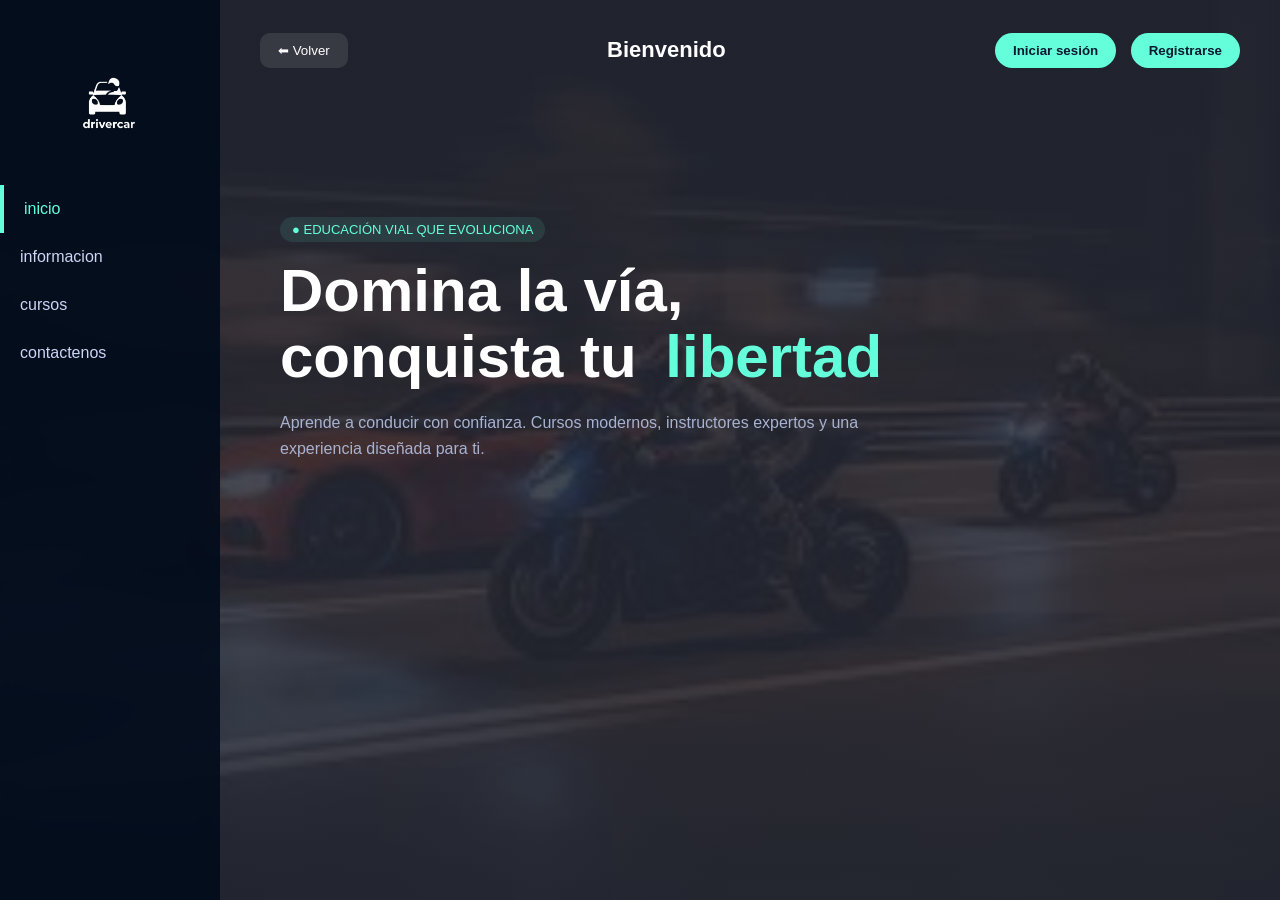
<file: index.html>
<!DOCTYPE html>
<html lang="es">
<head>
    <meta charset="UTF-8">
    <meta name="viewport" content="width=device-width, initial-scale=1.0">
    <title>Drivercar</title>
    <link rel="stylesheet" href="css/inicio.css">
</head>

<body class="inicio-bg">

    <div class="sidebar">
        <div class="sidebar-logo">
         <img src="imagenes/fondo.jpg" alt="DriverCar" >
              </div>
        <a href="index.html" class="menu-item active">inicio</a>
        <a href="html/info.html" class="menu-item">informacion</a>
        <a href="html/cursos.html" class="menu-item">cursos</a>
        <a href="html/contactenos.html" class="menu-item">contactenos</a>
        
    </div>

    <header>
        <div class="left-area">
            <button class="btn-volver"
                onclick="if(history.length>1){history.back();} else {window.location.href='index.html';}">
                ⬅ Volver
            </button>
        </div>

        <div class="title-area">
            <h1>Bienvenido</h1>
        </div>

        <div class="right-area auth-buttons">
    <button class="btn" onclick="window.location.href='html/inicioSesion.php'">Iniciar sesión</button>
   <button class="btn" onclick="window.location.href='html/registrarse.html'">Registrarse</button>

</div>

    </header>
    <div class="hero">
    <span class="badge">● EDUCACIÓN VIAL QUE EVOLUCIONA</span>

    <h2>
        Domina la vía, <br>
        conquista tu <span>libertad</span>
    </h2>

    <p>
        Aprende a conducir con confianza. Cursos modernos, instructores expertos
        y una experiencia diseñada para ti.
    </p>
</div>
</body>
</html>
</file>
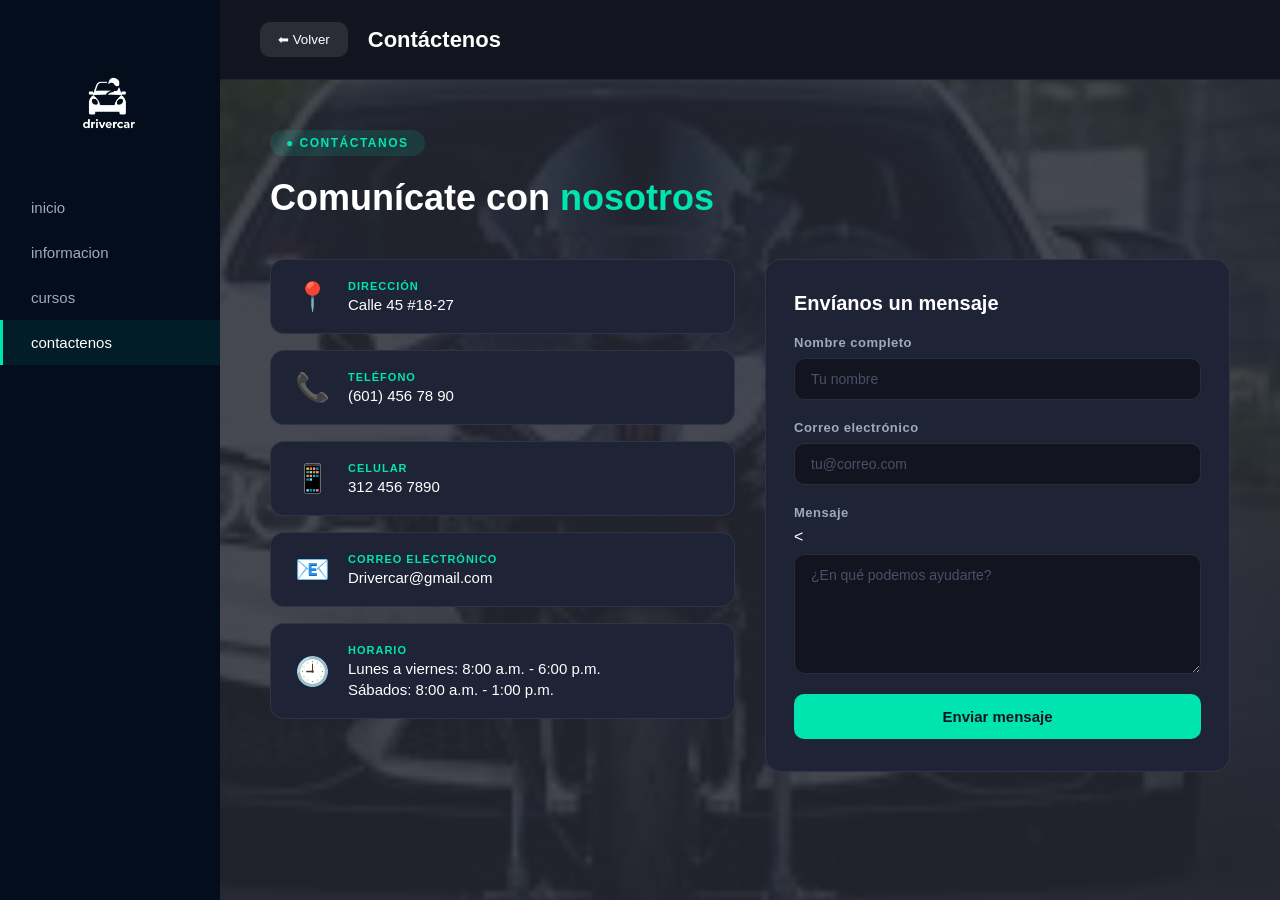
<file: html/contactenos.html>
<!DOCTYPE html>
<html lang="es">
<head>
    <meta charset="UTF-8">
    <meta name="viewport" content="width=device-width, initial-scale=1.0">
    <title>Drivercar - Contáctenos</title>
    <link rel="stylesheet" href="../css/contacto.css">
</head>
<body>

    <div class="sidebar">
        <div class="sidebar-logo">
            <img src="../imagenes/fondo.jpg" alt="Drivercar Logo">
        </div>
        <a href="../index.html" class="menu-item">inicio</a>
        <a href="info.html" class="menu-item">informacion</a>
        <a href="cursos.html" class="menu-item">cursos</a>
        <a href="contactenos.html" class="menu-item active">contactenos</a>
    </div>

    <div class="main-wrapper">

        <header>
            <button class="btn-volver"
                onclick="if(history.length>1){history.back();} else {window.location.href='../index.html';}">
                ⬅ Volver
            </button>
            <h1>Contáctenos</h1>
        </header>

        <main>
            <div class="section-tag">● CONTÁCTANOS</div>
            <h2 class="section-title">Comunícate con <span class="highlight">nosotros</span></h2>

            <div class="contacto-grid">

                <div class="info-cards">

                    <div class="info-card">
                        <div class="info-icon">📍</div>
                        <div class="info-content">
                            <span class="info-label">Dirección</span>
                            <span class="info-value">Calle 45 #18-27</span>
                        </div>
                    </div>

                    <div class="info-card">
                        <div class="info-icon">📞</div>
                        <div class="info-content">
                            <span class="info-label">Teléfono</span>
                            <span class="info-value">(601) 456 78 90</span>
                        </div>
                    </div>

                    <div class="info-card">
                        <div class="info-icon">📱</div>
                        <div class="info-content">
                            <span class="info-label">Celular</span>
                            <span class="info-value">312 456 7890</span>
                        </div>
                    </div>

                    <div class="info-card">
                        <div class="info-icon">📧</div>
                        <div class="info-content">
                            <span class="info-label">Correo electrónico</span>
                            <span class="info-value">Drivercar@gmail.com</span>
                        </div>
                    </div>

                    <div class="info-card">
                        <div class="info-icon">🕘</div>
                        <div class="info-content">
                            <span class="info-label">Horario</span>
                            <span class="info-value">Lunes a viernes: 8:00 a.m. - 6:00 p.m.</span>
                            <span class="info-value">Sábados: 8:00 a.m. - 1:00 p.m.</span>
                        </div>
                    </div>

                </div>

                <div class="formulario-card">
                    <h3>Envíanos un mensaje</h3>
                    <div class="form-group">
                        <label>Nombre completo</label>
                        <input type="text" id="nombre" placeholder="Tu nombre">
                    </div>
                    <div class="form-group">
                        <label>Correo electrónico</label>
                        <input type="email" id="correo" placeholder="tu@correo.com">
                    </div>
                    <div class="form-group">
                        <label>Mensaje</label>
                        <<textarea id="mensaje" placeholder="¿En qué podemos ayudarte?"></textarea>
                    </div>
                    <button class="btn-enviar" id="btnEnviar" >Enviar mensaje</button>
                </div>

            </div>
        </main>

    </div>
    <script>
    document.getElementById('btnEnviar').addEventListener('click', function() {
        const nombre  = document.getElementById('nombre').value.trim();
        const correo  = document.getElementById('correo').value.trim();
        const mensaje = document.getElementById('mensaje').value.trim();

        if (!nombre || !correo || !mensaje) {
            alert('Por favor completa todos los campos.');
            return;
        }

        const datos = new FormData();
        datos.append('nombre', nombre);
        datos.append('correo', correo);
        datos.append('mensaje', mensaje);

        fetch('../programas/guardar_mensaje.php', {
            method: 'POST',
            body: datos
        })
        .then(res => res.json())
        .then(data => {
            if (data.exito) {
                alert('¡Mensaje enviado correctamente!');
                document.getElementById('nombre').value = '';
                document.getElementById('correo').value = '';
                document.getElementById('mensaje').value = '';
            } else {
                alert('Error al enviar: ' + data.error);
            }
        })
        .catch(() => alert('Error de conexión.'));
    });
</script>
</body>
</html>
</file>
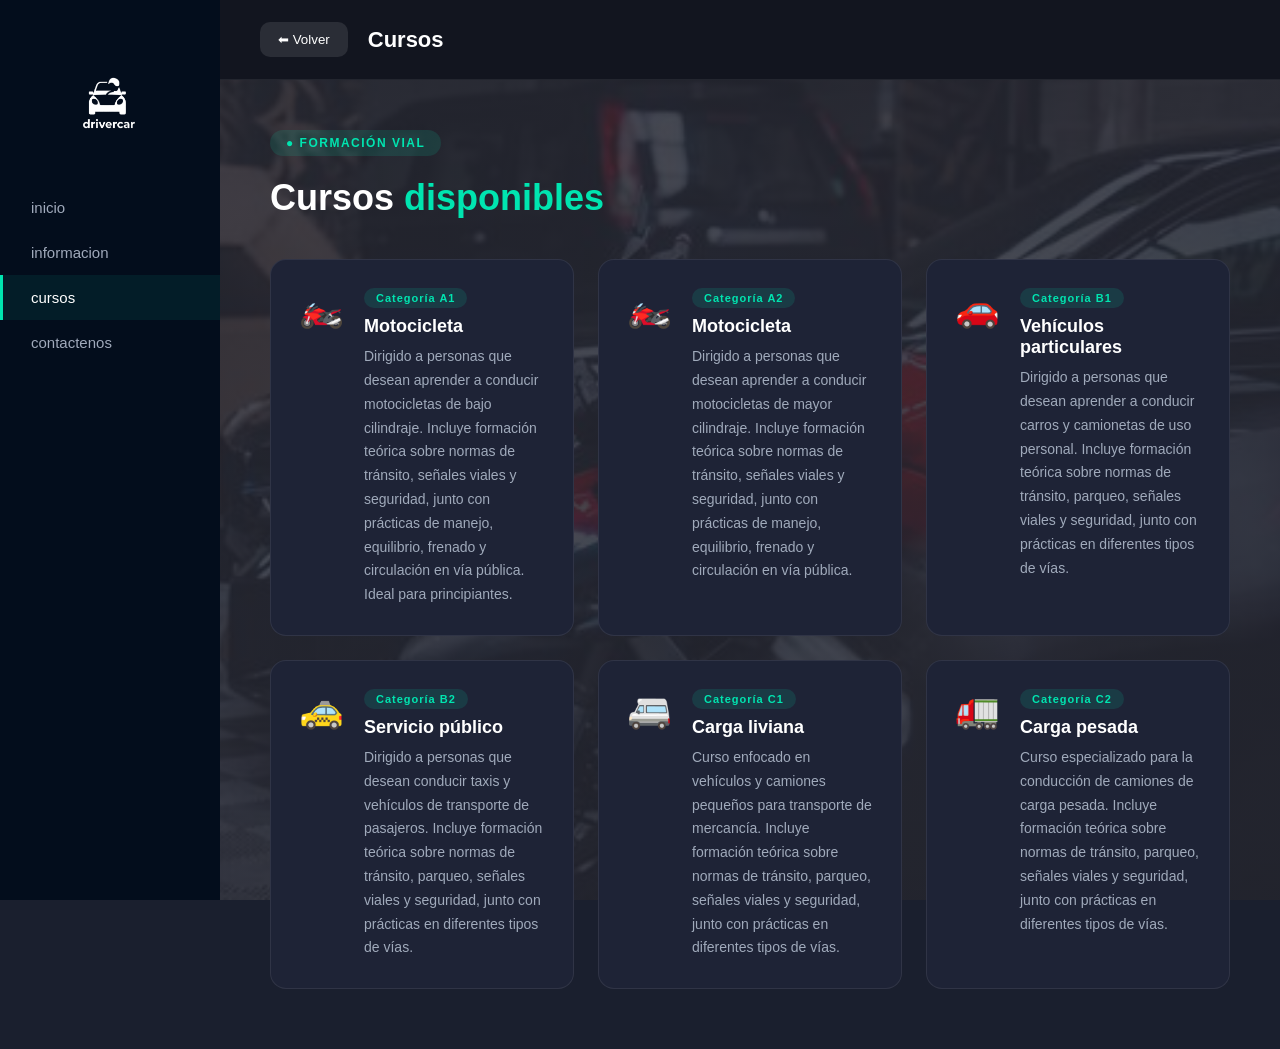
<file: html/cursos.html>
<!DOCTYPE html>
<html lang="es">
<head>
    <meta charset="UTF-8">
    <meta name="viewport" content="width=device-width, initial-scale=1.0">
    <title>Drivercar - Cursos</title>
    <link rel="stylesheet" href="../css/cursos.css">
</head>
<body>

    <div class="sidebar">
        <div class="sidebar-logo">
            <img src="../imagenes/fondo.jpg" alt="Drivercar Logo">
        </div>
        <a href="../index.html" class="menu-item">inicio</a>
        <a href="info.html" class="menu-item">informacion</a>
        <a href="cursos.html" class="menu-item active">cursos</a>
        <a href="contactenos.html" class="menu-item">contactenos</a>
    </div>

    <div class="main-wrapper">

        <header>
            <button class="btn-volver"
                onclick="if(history.length>1){history.back();} else {window.location.href='../index.html';}">
                ⬅ Volver
            </button>
            <h1>Cursos</h1>
        </header>

        <main>
            <div class="section-tag">● FORMACIÓN VIAL</div>
            <h2 class="section-title">Cursos <span class="highlight">disponibles</span></h2>

            <div class="cursos-grid">

                <div class="curso-card">
                    <div class="curso-icon">🏍️</div>
                    <div class="curso-info">
                        <div class="curso-badge">Categoría A1</div>
                        <h3>Motocicleta</h3>
                        <p>Dirigido a personas que desean aprender a conducir motocicletas de bajo cilindraje. Incluye formación teórica sobre normas de tránsito, señales viales y seguridad, junto con prácticas de manejo, equilibrio, frenado y circulación en vía pública. Ideal para principiantes.</p>
                    </div>
                </div>

                <div class="curso-card">
                    <div class="curso-icon">🏍️</div>
                    <div class="curso-info">
                        <div class="curso-badge">Categoría A2</div>
                        <h3>Motocicleta</h3>
                        <p>Dirigido a personas que desean aprender a conducir motocicletas de mayor cilindraje. Incluye formación teórica sobre normas de tránsito, señales viales y seguridad, junto con prácticas de manejo, equilibrio, frenado y circulación en vía pública.</p>
                    </div>
                </div>

                <div class="curso-card">
                    <div class="curso-icon">🚗</div>
                    <div class="curso-info">
                        <div class="curso-badge">Categoría B1</div>
                        <h3>Vehículos particulares</h3>
                        <p>Dirigido a personas que desean aprender a conducir carros y camionetas de uso personal. Incluye formación teórica sobre normas de tránsito, parqueo, señales viales y seguridad, junto con prácticas en diferentes tipos de vías.</p>
                    </div>
                </div>

                <div class="curso-card">
                    <div class="curso-icon">🚕</div>
                    <div class="curso-info">
                        <div class="curso-badge">Categoría B2</div>
                        <h3>Servicio público</h3>
                        <p>Dirigido a personas que desean conducir taxis y vehículos de transporte de pasajeros. Incluye formación teórica sobre normas de tránsito, parqueo, señales viales y seguridad, junto con prácticas en diferentes tipos de vías.</p>
                    </div>
                </div>

                <div class="curso-card">
                    <div class="curso-icon">🚐</div>
                    <div class="curso-info">
                        <div class="curso-badge">Categoría C1</div>
                        <h3>Carga liviana</h3>
                        <p>Curso enfocado en vehículos y camiones pequeños para transporte de mercancía. Incluye formación teórica sobre normas de tránsito, parqueo, señales viales y seguridad, junto con prácticas en diferentes tipos de vías.</p>
                    </div>
                </div>

                <div class="curso-card">
                    <div class="curso-icon">🚛</div>
                    <div class="curso-info">
                        <div class="curso-badge">Categoría C2</div>
                        <h3>Carga pesada</h3>
                        <p>Curso especializado para la conducción de camiones de carga pesada. Incluye formación teórica sobre normas de tránsito, parqueo, señales viales y seguridad, junto con prácticas en diferentes tipos de vías.</p>
                    </div>
                </div>

            </div>
        </main>

    </div>

</body>
</html>
</file>
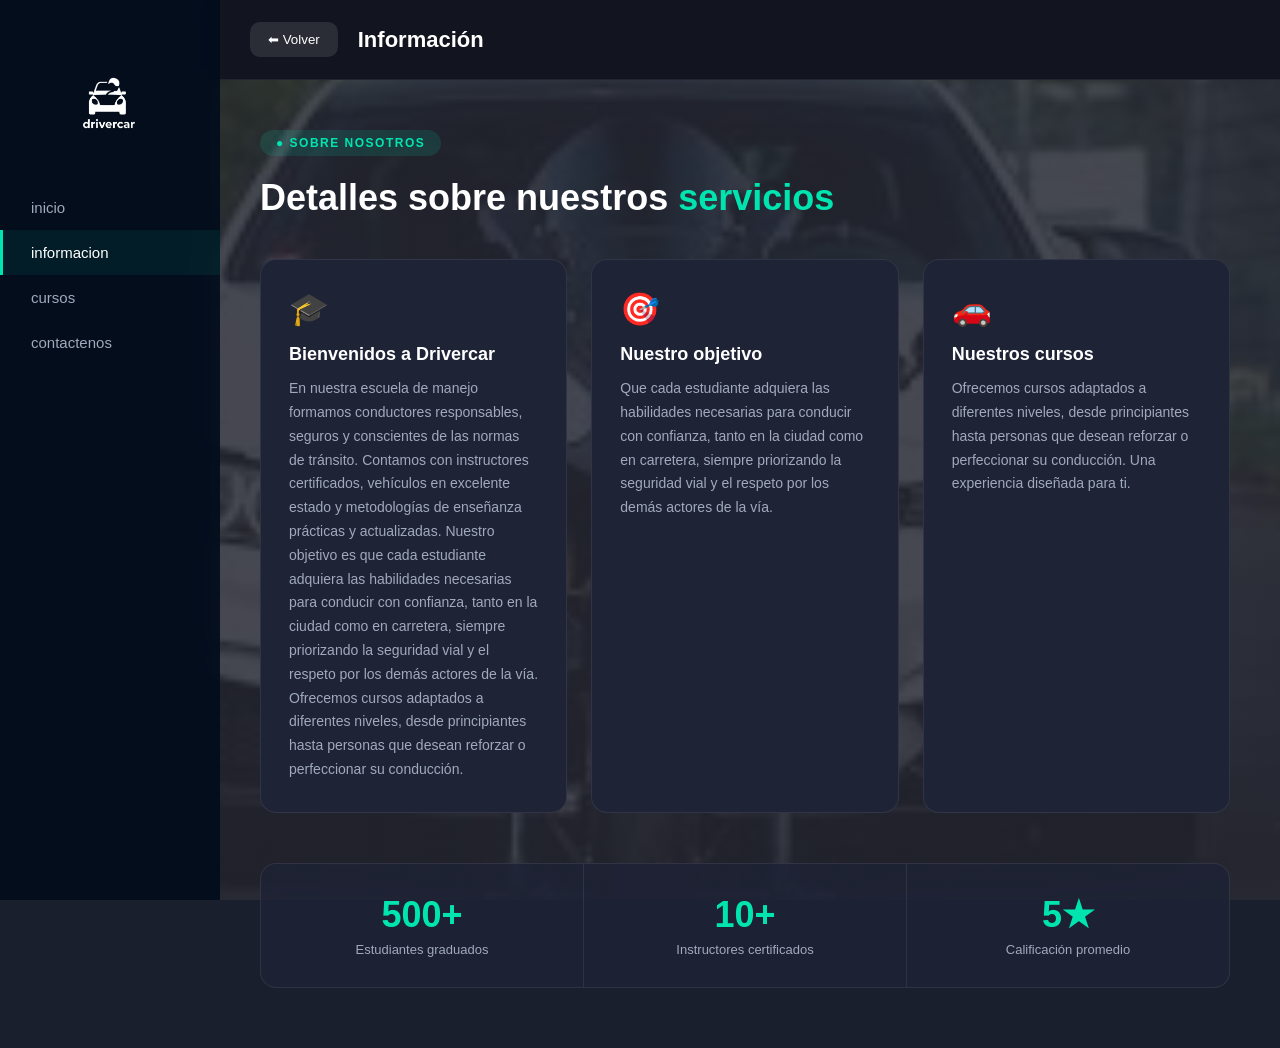
<file: html/info.html>
<!DOCTYPE html>
<html lang="es">
<head>
    <meta charset="UTF-8">
    <meta name="viewport" content="width=device-width, initial-scale=1.0">
    <title>Drivercar - Información</title>
    <link rel="stylesheet" href="../css/info.css">
</head>
<body>

    <div class="sidebar">
         <div class="sidebar-logo">
            <img src="../imagenes/fondo.jpg" alt="Drivercar Logo">
        </div>
        <a href="../index.html" class="menu-item">inicio</a>
        <a href="info.html" class="menu-item active">informacion</a>
        <a href="cursos.html" class="menu-item">cursos</a>
        <a href="contactenos.html" class="menu-item">contactenos</a>
    </div>

    <div class="main-wrapper">
    <header>
        <button class="btn-volver"
            onclick="if(history.length>1){history.back();} else {window.location.href='inicio.html';}">
            ⬅ Volver
        </button>
        <h1>Información</h1>
    </header>

    <main>
            <div class="section-tag">● SOBRE NOSOTROS</div>
            <h2 class="section-title">Detalles sobre nuestros <span class="highlight">servicios</span></h2>
        <div class="cards-grid">    
        <div class="card">
            <div class="card-icon">🎓</div>
        <h3>Bienvenidos a Drivercar</h3>
        <P>En nuestra escuela de manejo formamos conductores responsables, seguros y conscientes de las normas de tránsito. Contamos con instructores certificados, vehículos en excelente estado y metodologías de enseñanza prácticas y actualizadas. Nuestro objetivo es que cada estudiante adquiera las habilidades necesarias para conducir con confianza, tanto en la ciudad como en carretera, siempre priorizando la seguridad vial y el respeto por los demás actores de la vía.
         Ofrecemos cursos adaptados a diferentes niveles, desde principiantes hasta personas que desean reforzar o perfeccionar su conducción.</P>
        </div>

         <div class="card">
                    <div class="card-icon">🎯</div>
                    <h3>Nuestro objetivo</h3>
                    <p>Que cada estudiante adquiera las habilidades necesarias para conducir con confianza, tanto en la ciudad como en carretera, siempre priorizando la seguridad vial y el respeto por los demás actores de la vía.</p>
        </div>

        <div class="card">
                    <div class="card-icon">🚗</div>
                    <h3>Nuestros cursos</h3>
                    <p>Ofrecemos cursos adaptados a diferentes niveles, desde principiantes hasta personas que desean reforzar o perfeccionar su conducción. Una experiencia diseñada para ti.</p>
        </div>
    </div>

        <div class="stats-row">
            <div class="stat">
                <span class="stat-number">500+</span>
                <span class="stat-label">Estudiantes graduados</span>
            </div>
            <div class="stat">
                <span class="stat-number">10+</span>
                <span class="stat-label">Instructores certificados</span>
            </div>
            <div class="stat">
                <span class="stat-number">5★</span>
                <span class="stat-label">Calificación promedio</span>
            </div>
        </div>

    </main>
    </div>
</body>
</html>
</file>
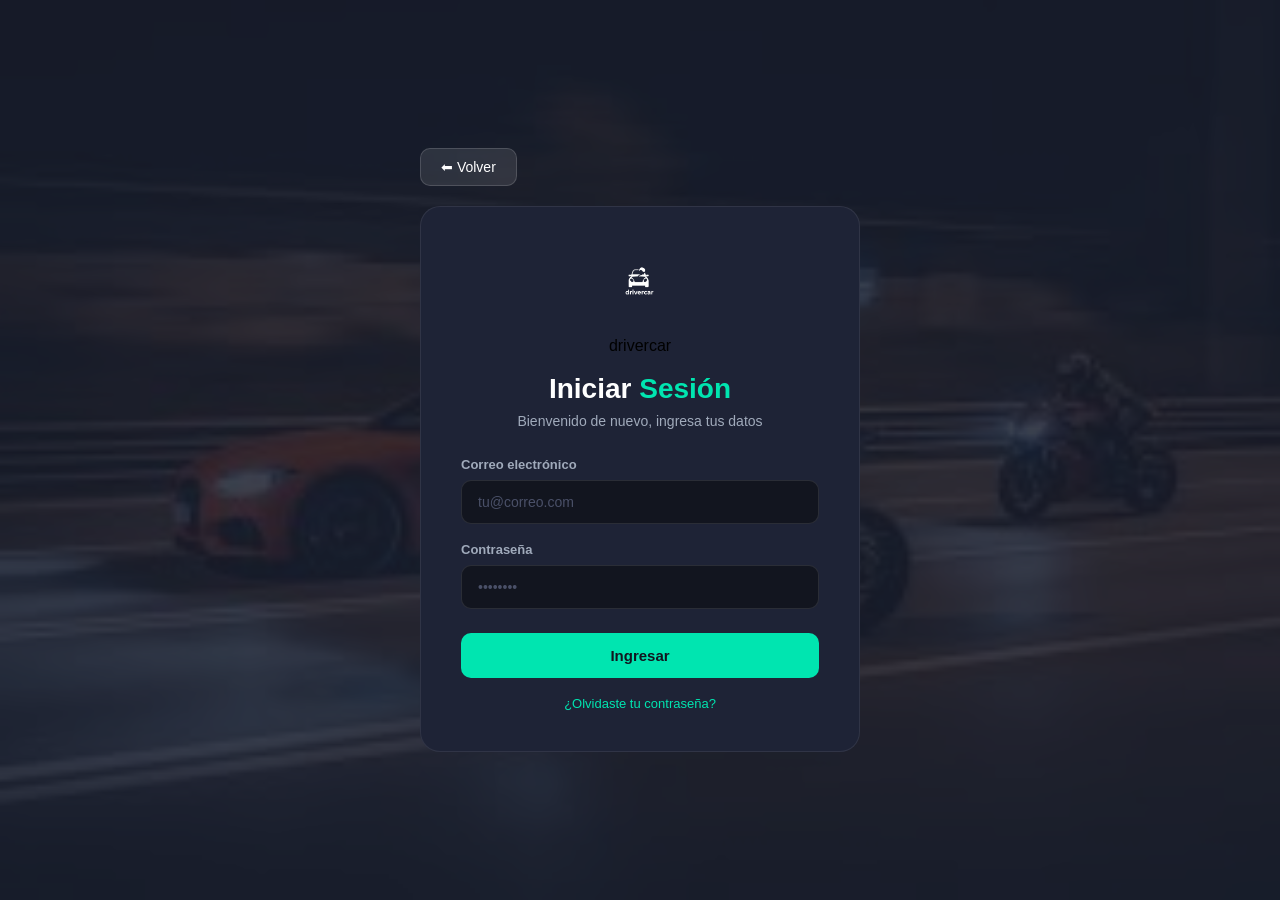
<file: html/inicioSesion.html>
<!DOCTYPE html>
<html lang="es">
<head>
    <meta charset="UTF-8">
    <meta name="viewport" content="width=device-width, initial-scale=1.0">
    <title>Iniciar Sesión - DriverCar</title>
    <link rel="stylesheet" href="../css/inicioSesion.css">
</head>
<body>

    <div class="bg-overlay"></div>

    <div class="container-wrap">

        <button class="btn-volver" onclick="window.location.href='../index.html'">⬅ Volver</button>

        <div class="login-card">

            <div class="login-logo">
                <img src="../imagenes/fondo.jpg" alt="Drivercar Logo">
                <span>drivercar</span>
            </div>

            <h2>Iniciar <span class="highlight">Sesión</span></h2>
            <p class="subtitulo">Bienvenido de nuevo, ingresa tus datos</p>

            <form action="../programas/login.php" method="POST">

                <div class="form-group">
                    <label>Correo electrónico</label>
                    <input type="email" name="email" placeholder="tu@correo.com" required>
                </div>

                <div class="form-group">
                    <label>Contraseña</label>
                    <input type="password" name="password" placeholder="••••••••" required>
                </div>

                <button type="submit" class="btn-ingresar">Ingresar</button>

                <a href="../programas/recuperar.php" class="link-recuperar">¿Olvidaste tu contraseña?</a>

            </form>

        </div>

    </div>

<script>
document.getElementById("formLogin").addEventListener("submit", function(e){
    e.preventDefault();

    const email = document.getElementById("email").value;
    const password = document.getElementById("password").value;
    const error = document.getElementById("error");

    let usuarios = JSON.parse(localStorage.getItem("usuarios")) || [];

    let usuario = usuarios.find(u => 
        u.email === email &&
        u.password === password
    );

    if (!usuario) {
        error.textContent = "Datos incorrectos o rol no coincide.";
        return;
    }

    localStorage.setItem("sesionActiva", JSON.stringify(usuario));

// Redirección según rol
if (usuario.id_rol == 1) {
    window.location.href = "../html/admin.php";
} else if (usuario.id_rol == 3) {
    window.location.href = "../html/profesor.php";
} else if (usuario.id_rol == 2) {
    window.location.href = "../html/estudiante.html";
}
});
</script>

</body>
</html>
</file>
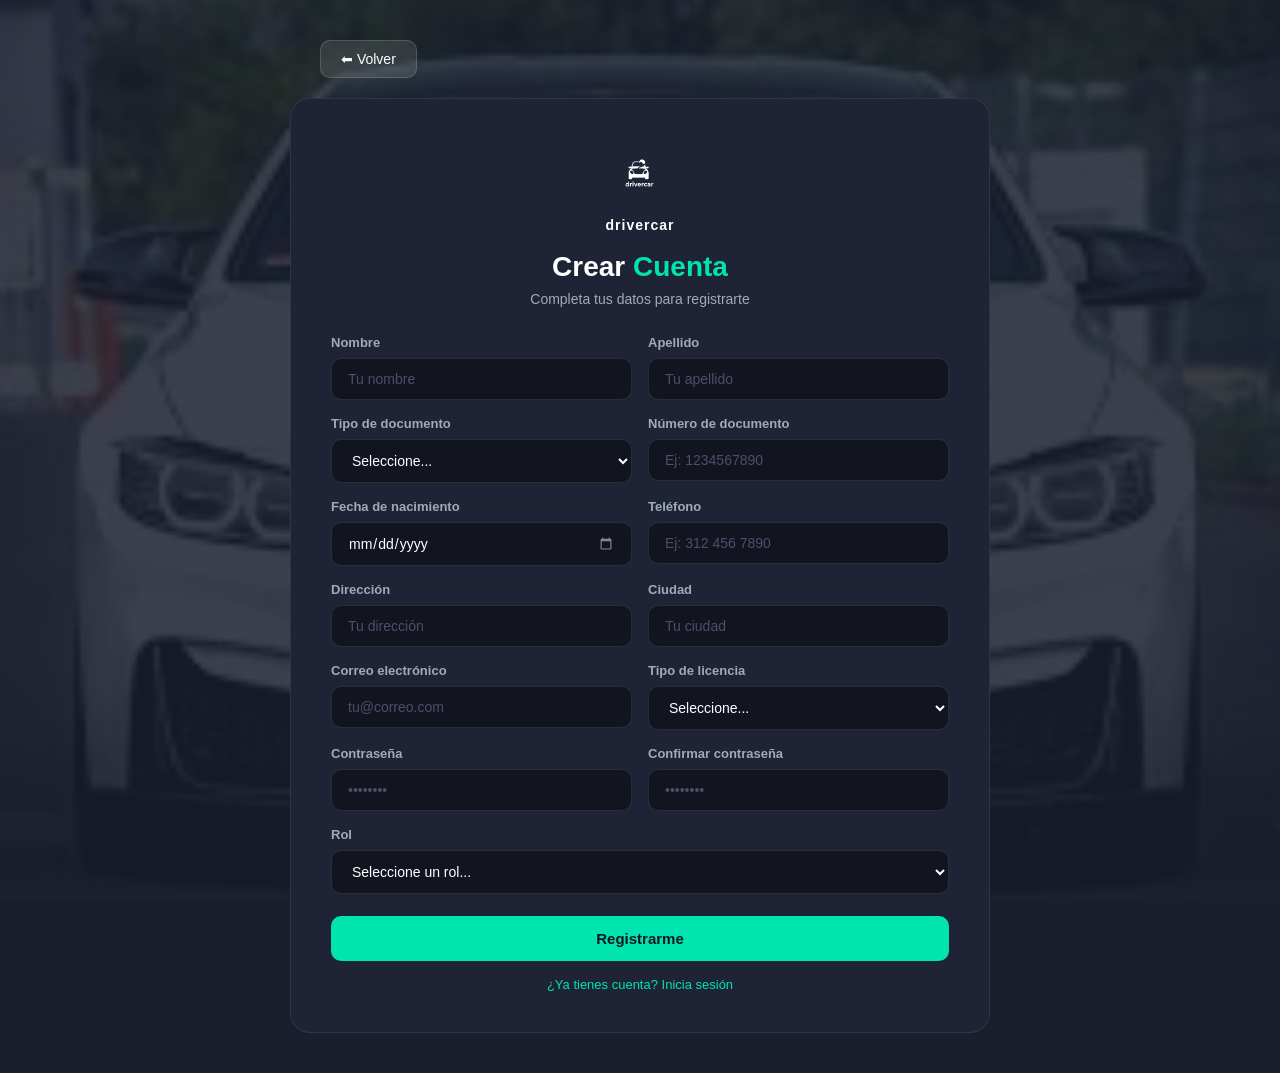
<file: html/registrarse.html>
<!DOCTYPE html>
<html lang="es">
<head>
    <meta charset="UTF-8" />
    <meta name="viewport" content="width=device-width, initial-scale=1.0" />
    <title>Registro - DriverCar</title>
    <link rel="stylesheet" href="../css/registrarse.css">
</head>
<body>

<div class="container-wrap">

    <button class="btn-volver" onclick="window.location.href='../index.html'">⬅ Volver</button>

    <div class="registro-card">

        <div class="login-logo">
            <img src="../imagenes/fondo.jpg" alt="Drivercar Logo">
            <span>drivercar</span>
        </div>

        <h2>Crear <span class="highlight">Cuenta</span></h2>
        <p class="subtitulo">Completa tus datos para registrarte</p>

        <form action="../programas/registrar.php" method="POST">

            <div class="form-row">
                <div class="form-group">
                    <label>Nombre</label>
                    <input type="text" name="nombre" placeholder="Tu nombre" required>
                </div>
                <div class="form-group">
                    <label>Apellido</label>
                    <input type="text" name="apellido" placeholder="Tu apellido" required>
                </div>
            </div>

            <div class="form-row">
                <div class="form-group">
                    <label>Tipo de documento</label>
                    <select name="tipo_documento" required>
                        <option value="">Seleccione...</option>
                        <option value="CC">Cédula de ciudadanía</option>
                        <option value="PPT">Permiso por protección especial</option>
                        <option value="TI">Tarjeta de identidad</option>
                    </select>
                </div>
                <div class="form-group">
                    <label>Número de documento</label>
                    <input type="text" name="numero_documento" placeholder="Ej: 1234567890" required>
                </div>
            </div>

            <div class="form-row">
                <div class="form-group">
                    <label>Fecha de nacimiento</label>
                    <input type="date" name="fecha_nacimiento" required>
                </div>
                <div class="form-group">
                    <label>Teléfono</label>
                    <input type="text" name="telefono" placeholder="Ej: 312 456 7890" required>
                </div>
            </div>

            <div class="form-row">
                <div class="form-group">
                    <label>Dirección</label>
                    <input type="text" name="direccion" placeholder="Tu dirección" required>
                </div>
                <div class="form-group">
                    <label>Ciudad</label>
                    <input type="text" name="ciudad" placeholder="Tu ciudad">
                </div>
            </div>

            <div class="form-row">
                <div class="form-group">
                    <label>Correo electrónico</label>
                    <input type="email" name="correo" placeholder="tu@correo.com" required>
                </div>
                <div class="form-group">
                    <label>Tipo de licencia</label>
                    <select name="tipo_licencia" required>
                        <option value="">Seleccione...</option>
                        <option value="A1">A1</option>
                        <option value="A2">A2</option>
                        <option value="B1">B1</option>
                        <option value="B2">B2</option>
                        <option value="C1">C1</option>
                        <option value="C2">C2</option>
                    </select>
                </div>
            </div>

            <div class="form-row">
                <div class="form-group">
                    <label>Contraseña</label>
                    <input type="password" name="contrasena" placeholder="••••••••" required>
                </div>
                <div class="form-group">
                    <label>Confirmar contraseña</label>
                    <input type="password" name="contrasena2" placeholder="••••••••" required>
                </div>
            </div>

            <div class="form-group">
                <label>Rol</label>
                <select name="id_rol" required>
                    <option value="">Seleccione un rol...</option>
                    <option value="2">Estudiante</option>
                    <option value="3">Profesor</option>
                </select>
            </div>

            <div class="error" id="error"></div>

            <button type="submit" class="btn-principal">Registrarme</button>

            <a href="../html/inicioSesion.php" class="link-volver">¿Ya tienes cuenta? Inicia sesión</a>

        </form>

    </div>

</div>

</body>
</html>
</file>
<file: css/inicio.css>
/* RESET */
* {
    margin: 0;
    padding: 0;
    box-sizing: border-box;
}

/* LOGO */
.logo {
    display: flex;
    align-items: center;
    gap: 10px;
}

.logo img {
    width: 200px;
    height: 200px;
    object-fit: cover;
    border-radius: 50%;
    flex-shrink: 0;
    background: transparent;
}

.logo span {
    font-weight: bold;
    font-size: 18px;
    color: white;
}

/* BODY CON IMAGEN + OSCURO */
.inicio-bg {
    font-family: 'Segoe UI', sans-serif;
    background: linear-gradient(rgba(38, 40, 51, 0.85), rgba(38, 40, 51, 0.85)),
    url('../imagenes/moto.jpg');
    background-size: cover;
    background-position: center;
    height: 100vh;
    color: white;
}

/* SIDEBAR */
.sidebar {
    position: fixed;
    width: 220px;
    height: 100vh;
    background: rgba(2,12,27,0.9);
    backdrop-filter: blur(10px);
    padding-top: 30px;
}

.sidebar-logo {
    display: flex;
    flex-direction: column;
    align-items: center;
    padding: 10px 0 5px 0;
    margin-bottom: 10px;
}

.sidebar-logo img {
    width: 130px;
    height: 130px;
    object-fit: contain;
    filter: invert(1);
}

.sidebar-logo span {
    margin-top: 10px;
    font-weight: 600;
    font-size: 15px;
    color: white;
    letter-spacing: 2px;
    text-transform: uppercase;
}

.menu-item {
    display: block;
    padding: 15px 20px;
    color: #ccd6f6;
    text-decoration: none;
    transition: 0.3s;
}

.menu-item:hover {
    background: rgba(100,255,218,0.1);
    color: #64ffda;
    padding-left: 30px;
}

.menu-item.active {
    color: #64ffda;
    border-left: 4px solid #64ffda;
}

/* HEADER */
header {
    margin-left: 220px;
    padding: 20px 40px;
    display: flex;
    align-items: center;
    justify-content: space-between;
    height: 100px;
}

/* BOTÓN VOLVER */
.btn-volver {
    background: rgba(255,255,255,0.1);
    border: none;
    color: white;
    padding: 10px 18px;
    border-radius: 10px;
    cursor: pointer;
    transition: 0.3s;
}

.btn-volver:hover {
    background: #64ffda;
    color: #0a192f;
}

/* TITULO */
.title-area h1 {
    font-size: 22px;
    font-weight: 600;
}

/* BOTONES DERECHA */
.auth-buttons .btn {
    background: #64ffda;
    color: #0a192f;
    border: none;
    padding: 10px 18px;
    border-radius: 25px;
    margin-left: 10px;
    cursor: pointer;
    font-weight: bold;
    transition: 0.3s;
}

.auth-buttons .btn:hover {
    background: #52e0c4;
    transform: scale(1.05);
}

/* HERO (TEXTO GRANDE COMO MASTER) */
.hero {
    margin-left: 240px;
    margin-top: 80px;
    padding: 40px;
    max-width: 700px;
}

/* TEXTO PEQUEÑO */
.hero span {
    background: rgba(100,255,218,0.1);
    color: #64ffda;
    padding: 5px 12px;
    border-radius: 20px;
    font-size: 13px;
}

/* TITULO GRANDE */
.hero h2 {
    font-size: 60px;
    font-weight: 800;
    margin: 20px 0;
    line-height: 1.1;
}

/* TEXTO DESTACADO */
.hero h2 span {
    color: #64ffda;
    background: none;
    font-size: inherit;
}

/* PARRAFO */
.hero p {
    color: #a8b2d1;
    line-height: 1.6;
    margin-bottom: 20px;
}
</file>
<file: css/contacto.css>
* {
    margin: 0;
    padding: 0;
    box-sizing: border-box;
    font-family: 'Segoe UI', Tahoma, Geneva, Verdana, sans-serif;
}

body {
    display: flex;
    min-height: 100vh;
    color: #ffffff;
    background-color: #1a1f2e;
}

/* ── SIDEBAR ── */
.sidebar {
    position: fixed;
    width: 220px;
    height: 100vh;
    background: rgba(2, 12, 27, 0.9);
    backdrop-filter: blur(10px);
    padding-top: 30px;
}

.sidebar-logo {
    display: flex;
    flex-direction: column;
    align-items: center;
    padding: 10px 0 5px 0;
    margin-bottom: 10px;
}

.sidebar-logo img {
    width: 130px;
    height: 130px;
    object-fit: contain;
    filter: invert(1);
}

.menu-item {
    display: block;
    padding: 14px 28px;
    color: #a0aabb;
    text-decoration: none;
    font-size: 15px;
    transition: all 0.2s ease;
    border-left: 3px solid transparent;
}

.menu-item:hover {
    color: #ffffff;
    background-color: rgba(255, 255, 255, 0.05);
}

.menu-item.active {
    color: #ffffff;
    border-left: 3px solid #00e5b0;
    background-color: rgba(0, 229, 176, 0.08);
}

/* ── MAIN WRAPPER ── */
.main-wrapper {
    margin-left: 220px;
    flex: 1;
    display: flex;
    flex-direction: column;
    background: linear-gradient(rgba(38, 40, 51, 0.85), rgba(38, 40, 51, 0.85)),
        url('../imagenes/moto_carro.jpg');
    background-size: cover;
    background-position: right center;
    background-attachment: fixed;
}

/* ── HEADER ── */
header {
    display: flex;
    align-items: center;
    gap: 20px;
    padding: 22px 40px;
    background-color: #12151f;
    border-bottom: 1px solid rgba(255, 255, 255, 0.07);
}

header h1 {
    font-size: 22px;
    font-weight: 600;
    color: #ffffff;
}

.btn-volver {
    background: rgba(255, 255, 255, 0.1);
    border: none;
    color: white;
    padding: 10px 18px;
    border-radius: 10px;
    cursor: pointer;
    transition: 0.3s;
}

.btn-volver:hover {
    background-color: #3a4260;
}

/* ── MAIN ── */
main {
    padding: 50px 50px 60px;
}

.section-tag {
    display: inline-block;
    background-color: rgba(0, 229, 176, 0.12);
    color: #00e5b0;
    font-size: 12px;
    font-weight: 600;
    letter-spacing: 1.5px;
    padding: 6px 16px;
    border-radius: 20px;
    margin-bottom: 20px;
}

.section-title {
    font-size: 36px;
    font-weight: 700;
    color: #ffffff;
    margin-bottom: 40px;
    line-height: 1.2;
}

.highlight {
    color: #00e5b0;
}

/* ── GRID ── */
.contacto-grid {
    display: grid;
    grid-template-columns: 1fr 1fr;
    gap: 30px;
}

/* ── INFO CARDS ── */
.info-cards {
    display: flex;
    flex-direction: column;
    gap: 16px;
}

.info-card {
    background-color: #1e2336;
    border: 1px solid rgba(255, 255, 255, 0.08);
    border-radius: 14px;
    padding: 20px 24px;
    display: flex;
    align-items: center;
    gap: 18px;
    transition: transform 0.2s ease, border-color 0.2s ease;
}

.info-card:hover {
    transform: translateX(4px);
    border-color: rgba(0, 229, 176, 0.3);
}

.info-icon {
    font-size: 28px;
    flex-shrink: 0;
}

.info-content {
    display: flex;
    flex-direction: column;
    gap: 4px;
}

.info-label {
    font-size: 11px;
    font-weight: 600;
    color: #00e5b0;
    letter-spacing: 1px;
    text-transform: uppercase;
}

.info-value {
    font-size: 15px;
    color: #ffffff;
}

/* ── FORMULARIO ── */
.formulario-card {
    background-color: #1e2336;
    border: 1px solid rgba(255, 255, 255, 0.08);
    border-radius: 16px;
    padding: 32px 28px;
    display: flex;
    flex-direction: column;
    gap: 20px;
}

.formulario-card h3 {
    font-size: 20px;
    font-weight: 600;
    color: #ffffff;
}

.form-group {
    display: flex;
    flex-direction: column;
    gap: 8px;
}

.form-group label {
    font-size: 13px;
    font-weight: 600;
    color: #a0aabb;
    letter-spacing: 0.5px;
}

.form-group input,
.form-group textarea {
    background-color: #12151f;
    border: 1px solid rgba(255, 255, 255, 0.1);
    border-radius: 10px;
    padding: 12px 16px;
    color: #ffffff;
    font-size: 14px;
    transition: border-color 0.2s ease;
    outline: none;
}

.form-group input::placeholder,
.form-group textarea::placeholder {
    color: #4a5068;
}

.form-group input:focus,
.form-group textarea:focus {
    border-color: #00e5b0;
}

.form-group textarea {
    resize: vertical;
    min-height: 120px;
}

.btn-enviar {
    background-color: #00e5b0;
    color: #12151f;
    border: none;
    padding: 14px;
    border-radius: 10px;
    font-size: 15px;
    font-weight: 700;
    cursor: pointer;
    transition: background 0.2s ease, transform 0.1s ease;
}

.btn-enviar:hover {
    background-color: #00c99a;
    transform: translateY(-2px);
}
</file>
<file: css/cursos.css>
* {
    margin: 0;
    padding: 0;
    box-sizing: border-box;
    font-family: 'Segoe UI', Tahoma, Geneva, Verdana, sans-serif;
}

body {
    display: flex;
    min-height: 100vh;
    color: #ffffff;
    background-color: #1a1f2e;
}

/* ── SIDEBAR ── */
.sidebar {
    position: fixed;
    width: 220px;
    height: 100vh;
    background: rgba(2, 12, 27, 0.9);
    backdrop-filter: blur(10px);
    padding-top: 30px;
}

.sidebar-logo {
    display: flex;
    flex-direction: column;
    align-items: center;
    padding: 10px 0 5px 0;
    margin-bottom: 10px;
}

.sidebar-logo img {
    width: 130px;
    height: 130px;
    object-fit: contain;
    filter: invert(1);
}

.menu-item {
    display: block;
    padding: 14px 28px;
    color: #a0aabb;
    text-decoration: none;
    font-size: 15px;
    transition: all 0.2s ease;
    border-left: 3px solid transparent;
}

.menu-item:hover {
    color: #ffffff;
    background-color: rgba(255, 255, 255, 0.05);
}

.menu-item.active {
    color: #ffffff;
    border-left: 3px solid #00e5b0;
    background-color: rgba(0, 229, 176, 0.08);
}

/* ── MAIN WRAPPER ── */
.main-wrapper {
    margin-left: 220px;
    flex: 1;
    display: flex;
    flex-direction: column;
    background: linear-gradient(rgba(38, 40, 51, 0.85), rgba(38, 40, 51, 0.85)),
        url('../imagenes/coche.jpg');
    background-size: cover;
    background-position: center;
    background-attachment: fixed;
}

/* ── HEADER ── */
header {
    display: flex;
    align-items: center;
    gap: 20px;
    padding: 22px 40px;
    background-color: #12151f;
    border-bottom: 1px solid rgba(255, 255, 255, 0.07);
}

header h1 {
    font-size: 22px;
    font-weight: 600;
    color: #ffffff;
}

.btn-volver {
    background: rgba(255, 255, 255, 0.1);
    border: none;
    color: white;
    padding: 10px 18px;
    border-radius: 10px;
    cursor: pointer;
    transition: 0.3s;
}

.btn-volver:hover {
    background-color: #3a4260;
}

/* ── MAIN ── */
main {
    padding: 50px 50px 60px;
}

.section-tag {
    display: inline-block;
    background-color: rgba(0, 229, 176, 0.12);
    color: #00e5b0;
    font-size: 12px;
    font-weight: 600;
    letter-spacing: 1.5px;
    padding: 6px 16px;
    border-radius: 20px;
    margin-bottom: 20px;
}

.section-title {
    font-size: 36px;
    font-weight: 700;
    color: #ffffff;
    margin-bottom: 40px;
    line-height: 1.2;
}

.highlight {
    color: #00e5b0;
}

/* ── CURSOS GRID ── */
.cursos-grid {
    display: grid;
    grid-template-columns: repeat(auto-fit, minmax(300px, 1fr));
    gap: 24px;
}

.curso-card {
    background-color: #1e2336;
    border: 1px solid rgba(255, 255, 255, 0.08);
    border-radius: 16px;
    padding: 28px;
    display: flex;
    gap: 20px;
    align-items: flex-start;
    transition: transform 0.2s ease, border-color 0.2s ease;
}

.curso-card:hover {
    transform: translateY(-4px);
    border-color: rgba(0, 229, 176, 0.3);
}

.curso-icon {
    font-size: 36px;
    flex-shrink: 0;
}

.curso-info {
    display: flex;
    flex-direction: column;
    gap: 8px;
}

.curso-badge {
    display: inline-block;
    background-color: rgba(0, 229, 176, 0.12);
    color: #00e5b0;
    font-size: 11px;
    font-weight: 600;
    letter-spacing: 1px;
    padding: 4px 12px;
    border-radius: 20px;
    width: fit-content;
}

.curso-info h3 {
    font-size: 18px;
    font-weight: 600;
    color: #ffffff;
}

.curso-info p {
    font-size: 14px;
    color: #a0aabb;
    line-height: 1.7;
}
</file>
<file: css/info.css>
* {
    margin: 0;
    padding: 0;
    box-sizing: border-box;
    font-family: 'Segoe UI', Tahoma, Geneva, Verdana, sans-serif;
}

body {
    display: flex;
    min-height: 100vh;
    color: #ffffff;
    background-color: #1a1f2e;
}

/* ── SIDEBAR ── */
.sidebar {
    position: fixed;
    width: 220px;
    height: 100vh;
    background: rgba(2,12,27,0.9);
    backdrop-filter: blur(10px);
    padding-top: 30px;
}

.sidebar-logo {
    display: flex;
    flex-direction: column;
    align-items: center;
    padding: 10px 0 5px 0;
    margin-bottom: 10px;
}

.sidebar-logo img {
    width: 130px;
    height: 130px;
    object-fit: contain;
    filter: invert(1);
}

.menu-item {
    display: block;
    padding: 14px 28px;
    color: #a0aabb;
    text-decoration: none;
    font-size: 15px;
    transition: all 0.2s ease;
    border-left: 3px solid transparent;
}

.menu-item:hover {
    color: #ffffff;
    background-color: rgba(255,255,255,0.05);
}

.menu-item.active {
    color: #ffffff;
    border-left: 3px solid #00e5b0;
    background-color: rgba(0, 229, 176, 0.08);
}

/* ── CONTENIDO PRINCIPAL ── */
.main-wrapper {
    margin-left: 210px;
    flex: 1;
    display: flex;
    flex-direction: column;
    background: linear-gradient(rgba(38, 40, 51, 0.85), rgba(38, 40, 51, 0.85)),
     url('../imagenes/moto_carro.jpg');
    background-size: cover;
    background-position: right center;
    background-attachment: fixed;
}

/* ── HEADER ── */
header {
    display: flex;
    align-items: center;
    gap: 20px;
    padding: 22px 40px;
    background-color: #12151f;
    border-bottom: 1px solid rgba(255,255,255,0.07);
}

header h1 {
    font-size: 22px;
    font-weight: 600;
    color: #ffffff;
}

.btn-volver {
    background: rgba(255,255,255,0.1);
    border: none;
    color: white;
    padding: 10px 18px;
    border-radius: 10px;
    cursor: pointer;
    transition: 0.3s;
}

.btn-volver:hover {
    background-color: #3a4260;
}

/* ── MAIN ── */
main {
    padding: 50px 50px 60px;
}

.section-tag {
    display: inline-block;
    background-color: rgba(0, 229, 176, 0.12);
    color: #00e5b0;
    font-size: 12px;
    font-weight: 600;
    letter-spacing: 1.5px;
    padding: 6px 16px;
    border-radius: 20px;
    margin-bottom: 20px;
}

.section-title {
    font-size: 36px;
    font-weight: 700;
    color: #ffffff;
    margin-bottom: 40px;
    line-height: 1.2;
}

.highlight {
    color: #00e5b0;
}

/* ── CARDS ── */
.cards-grid {
    display: grid;
    grid-template-columns: repeat(auto-fit, minmax(260px, 1fr));
    gap: 24px;
    margin-bottom: 50px;
}

.card {
    background-color: #1e2336;
    border: 1px solid rgba(255,255,255,0.08);
    border-radius: 16px;
    padding: 30px 28px;
    transition: transform 0.2s ease, border-color 0.2s ease;
}

.card:hover {
    transform: translateY(-4px);
    border-color: rgba(0, 229, 176, 0.3);
}

.card-icon {
    font-size: 32px;
    margin-bottom: 16px;
}

.card h3 {
    font-size: 18px;
    font-weight: 600;
    color: #ffffff;
    margin-bottom: 12px;
}

.card p {
    font-size: 14px;
    color: #a0aabb;
    line-height: 1.7;
}

/* ── STATS ── */
.stats-row {
     display: flex;
    gap: 0;
    background-color: rgba(30, 35, 54, 0.85);
    border: 1px solid rgba(255,255,255,0.08);
    border-radius: 16px;
    overflow: hidden;
}

.stat {
    flex: 1;
    display: flex;
    flex-direction: column;
    align-items: center;
    padding: 30px 20px;
    border-right: 1px solid rgba(255,255,255,0.08);
}

.stat:last-child {
    border-right: none;
}

.stat-number {
    font-size: 36px;
    font-weight: 700;
    color: #00e5b0;
    margin-bottom: 6px;
}

.stat-label {
    font-size: 13px;
    color: #a0aabb;
    text-align: center;
}
</file>
<file: css/inicioSesion.css>
* {
    margin: 0;
    padding: 0;
    box-sizing: border-box;
    font-family: 'Segoe UI', Tahoma, Geneva, Verdana, sans-serif;
}

body {
    min-height: 100vh;
    display: flex;
    align-items: center;
    justify-content: center;
    background-color: #1a1f2e;
    position: relative;
}

/* ── FONDO CON IMAGEN ── */
body::before {
    content: '';
    position: fixed;
    inset: 0;
    background: url('../imagenes/moto.jpg') center/cover no-repeat;
    opacity: 0.15;
    z-index: 0;
}

/* ── CONTAINER ── */
.container-wrap {
    position: relative;
    z-index: 1;
    display: flex;
    flex-direction: column;
    align-items: center;
    gap: 20px;
    width: 100%;
    padding: 40px 20px;
}

/* ── BOTÓN VOLVER ── */
.btn-volver {
    background: rgba(255, 255, 255, 0.1);
    border: 1px solid rgba(255, 255, 255, 0.15);
    color: white;
    padding: 10px 20px;
    border-radius: 10px;
    cursor: pointer;
    font-size: 14px;
    transition: 0.3s;
    align-self: flex-start;
    margin-left: calc(50% - 220px);
}

.btn-volver:hover {
    background-color: rgba(255, 255, 255, 0.2);
}

/* ── LOGIN CARD ── */
.login-card {
    background-color: #1e2336;
    border: 1px solid rgba(255, 255, 255, 0.08);
    border-radius: 20px;
    padding: 40px 40px;
    width: 100%;
    max-width: 440px;
    display: flex;
    flex-direction: column;
    align-items: center;
    gap: 8px;
}

/* ── LOGO ── */
.login-logo {
    display: flex;
    flex-direction: column;
    align-items: center;
    gap: 20px;
    margin-bottom: 10px;
}

.login-logo img {
    width: 70px;
    height: 70px;
    object-fit: contain;
    filter: invert(1);
}

/* ── TÍTULOS ── */
.login-card h2 {
    font-size: 28px;
    font-weight: 700;
    color: #ffffff;
    text-align: center;
}

.highlight {
    color: #00e5b0;
}

.subtitulo {
    font-size: 14px;
    color: #a0aabb;
    text-align: center;
    margin-bottom: 10px;
}

/* ── FORMULARIO ── */
form {
    width: 100%;
    display: flex;
    flex-direction: column;
    gap: 18px;
    margin-top: 10px;
}

.form-group {
    display: flex;
    flex-direction: column;
    gap: 8px;
}

.form-group label {
    font-size: 13px;
    font-weight: 600;
    color: #a0aabb;
}

.form-group input {
    background-color: #12151f;
    border: 1px solid rgba(255, 255, 255, 0.1);
    border-radius: 10px;
    padding: 13px 16px;
    color: #ffffff;
    font-size: 14px;
    outline: none;
    transition: border-color 0.2s ease;
}

.form-group input::placeholder {
    color: #4a5068;
}

.form-group input:focus {
    border-color: #00e5b0;
}

/* ── BOTÓN INGRESAR ── */
.btn-ingresar {
    background-color: #00e5b0;
    color: #12151f;
    border: none;
    padding: 14px;
    border-radius: 10px;
    font-size: 15px;
    font-weight: 700;
    cursor: pointer;
    transition: background 0.2s ease, transform 0.1s ease;
    margin-top: 6px;
}

.btn-ingresar:hover {
    background-color: #00c99a;
    transform: translateY(-2px);
}

/* ── LINK RECUPERAR ── */
.link-recuperar {
    text-align: center;
    font-size: 13px;
    color: #00e5b0;
    text-decoration: none;
    transition: opacity 0.2s;
}

.link-recuperar:hover {
    opacity: 0.7;
}
.error-msg {
    color: #ff6b6b;
    font-size: 13px;
    text-align: center;
    background-color: rgba(255, 107, 107, 0.1);
    border: 1px solid rgba(255, 107, 107, 0.3);
    padding: 10px 16px;
    border-radius: 10px;
}
</file>
<file: css/registrarse.css>
* {
    margin: 0;
    padding: 0;
    box-sizing: border-box;
    font-family: 'Segoe UI', Tahoma, Geneva, Verdana, sans-serif;
}

body {
    min-height: 100vh;
    display: flex;
    align-items: center;
    justify-content: center;
    background-color: #1a1f2e;
}

body::before {
    content: '';
    position: fixed;
    inset: 0;
    background: url('../imagenes/moto_carro.jpg') center/cover no-repeat;
    opacity: 0.15;
    z-index: 0;
}

.container-wrap {
    position: relative;
    z-index: 1;
    display: flex;
    flex-direction: column;
    align-items: center;
    width: 100%;
    padding: 40px 20px;
    gap: 20px;
}

.btn-volver {
    background: rgba(255, 255, 255, 0.1);
    border: 1px solid rgba(255, 255, 255, 0.15);
    color: white;
    padding: 10px 20px;
    border-radius: 10px;
    cursor: pointer;
    font-size: 14px;
    transition: 0.3s;
    align-self: flex-start;
    margin-left: calc(50% - 320px);
}

.btn-volver:hover {
    background-color: rgba(255, 255, 255, 0.2);
}

.registro-card {
    background-color: #1e2336;
    border: 1px solid rgba(255, 255, 255, 0.08);
    border-radius: 20px;
    padding: 40px;
    width: 100%;
    max-width: 700px;
    display: flex;
    flex-direction: column;
    align-items: center;
    gap: 8px;
}

.login-logo {
    display: flex;
    flex-direction: column;
    align-items: center;
    gap: 8px;
    margin-bottom: 10px;
}

.login-logo img {
    width: 70px;
    height: 70px;
    object-fit: contain;
    filter: invert(1);
}

.login-logo span {
    color: #ffffff;
    font-size: 14px;
    font-weight: 600;
    letter-spacing: 1px;
}

.registro-card h2 {
    font-size: 28px;
    font-weight: 700;
    color: #ffffff;
    text-align: center;
}

.highlight {
    color: #00e5b0;
}

.subtitulo {
    font-size: 14px;
    color: #a0aabb;
    text-align: center;
    margin-bottom: 10px;
}

form {
    width: 100%;
    display: flex;
    flex-direction: column;
    gap: 16px;
    margin-top: 10px;
}

.form-row {
    display: grid;
    grid-template-columns: 1fr 1fr;
    gap: 16px;
}

.form-group {
    display: flex;
    flex-direction: column;
    gap: 8px;
}

.form-group label {
    font-size: 13px;
    font-weight: 600;
    color: #a0aabb;
}

.form-group input,
.form-group select {
    background-color: #12151f;
    border: 1px solid rgba(255, 255, 255, 0.1);
    border-radius: 10px;
    padding: 12px 16px;
    color: #ffffff;
    font-size: 14px;
    outline: none;
    transition: border-color 0.2s ease;
}

.form-group input::placeholder {
    color: #4a5068;
}

.form-group input:focus,
.form-group select:focus {
    border-color: #00e5b0;
}

.form-group select option {
    background-color: #1e2336;
    color: #ffffff;
}

.form-group input[type="date"]::-webkit-calendar-picker-indicator {
    filter: invert(1);
    opacity: 0.5;
    cursor: pointer;
}

.btn-principal {
    background-color: #00e5b0;
    color: #12151f;
    border: none;
    padding: 14px;
    border-radius: 10px;
    font-size: 15px;
    font-weight: 700;
    cursor: pointer;
    transition: background 0.2s ease, transform 0.1s ease;
    margin-top: 6px;
}

.btn-principal:hover {
    background-color: #00c99a;
    transform: translateY(-2px);
}

.link-volver {
    text-align: center;
    font-size: 13px;
    color: #00e5b0;
    text-decoration: none;
    transition: opacity 0.2s;
}

.link-volver:hover {
    opacity: 0.7;
}

.error {
    color: #ff6b6b;
    font-size: 13px;
    text-align: center;
    background-color: rgba(255, 107, 107, 0.1);
    border: 1px solid rgba(255, 107, 107, 0.3);
    padding: 10px 16px;
    border-radius: 10px;
    display: none;
}
</file>
